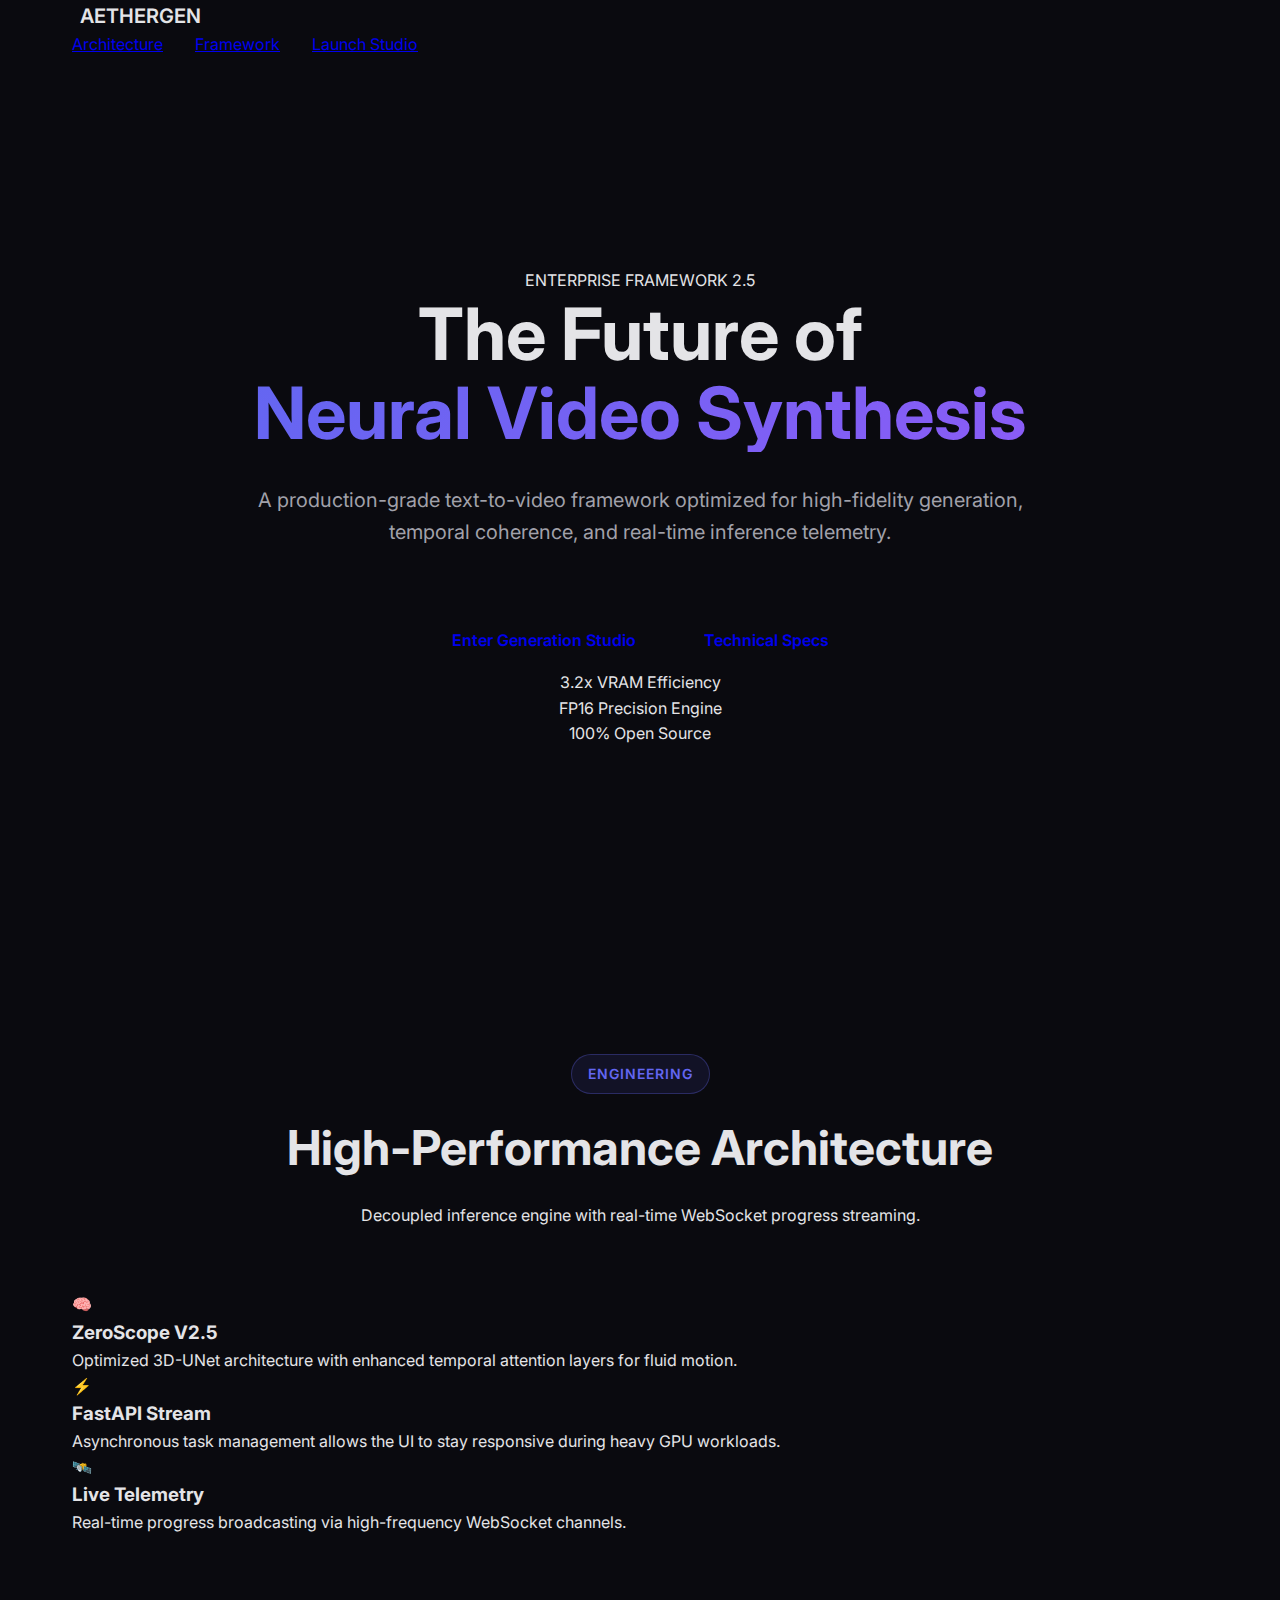
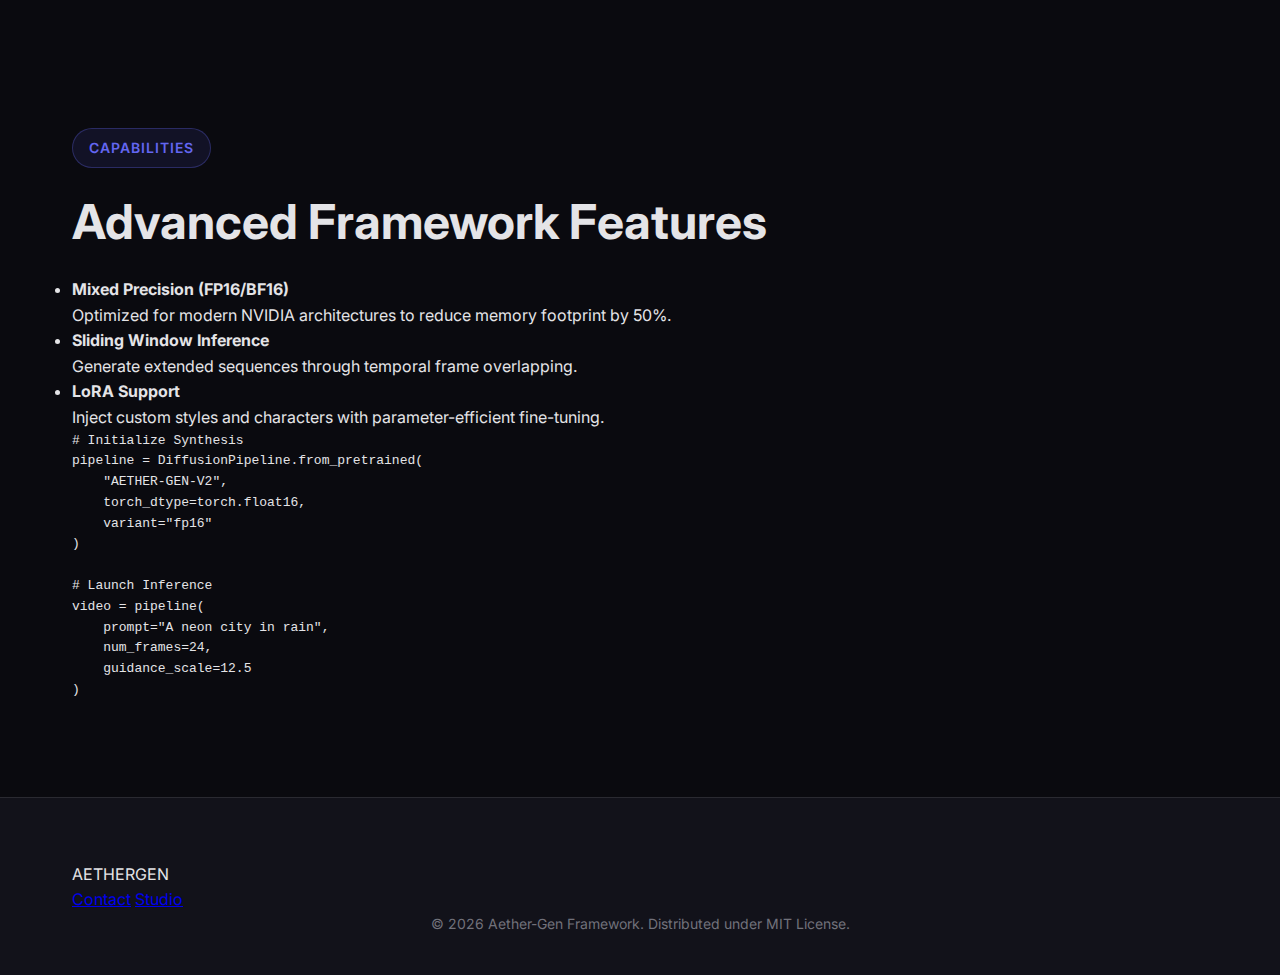
<file: index.html>
<!DOCTYPE html>
<html lang="en">
<head>
    <meta charset="UTF-8">
    <meta name="viewport" content="width=device-width, initial-scale=1.0">
    <meta name="description" content="Aether-Gen: The next generation of text-to-video diffusion frameworks.">
    <title>AETHER-GEN | Next-Gen Video Synthesis</title>
    <link rel="stylesheet" href="styles.css">
    <link rel="preconnect" href="https://fonts.googleapis.com">
    <link rel="preconnect" href="https://fonts.gstatic.com" crossorigin>
    <link href="https://fonts.googleapis.com/css2?family=Inter:wght@300;400;500;600;700&family=Space+Grotesk:wght@500;700&display=swap" rel="stylesheet">
</head>
<body class="landing-theme">
    <!-- Navbar -->
    <nav class="glass-nav">
        <div class="container">
            <div class="nav-brand">
                <div class="brand-logo">
                    <div class="logo-inner"></div>
                </div>
                <span class="brand-name">AETHER<span>GEN</span></span>
            </div>
            <div class="nav-links">
                <a href="#architecture" class="link-item">Architecture</a>
                <a href="#features" class="link-item">Framework</a>
                <a href="/frontend/index.html" class="link-cta">Launch Studio</a>
            </div>
        </div>
    </nav>

    <!-- Hero -->
    <header class="hero">
        <div class="hero-bg">
            <div class="orb orb-primary"></div>
            <div class="orb orb-secondary"></div>
        </div>
        <div class="container hero-content">
            <div class="badge-elite">ENTERPRISE FRAMEWORK 2.5</div>
            <h1 class="hero-title">
                The Future of <br>
                <span class="gradient-text">Neural Video Synthesis</span>
            </h1>
            <p class="hero-subtitle">
                A production-grade text-to-video framework optimized for high-fidelity generation, 
                temporal coherence, and real-time inference telemetry.
            </p>
            <div class="hero-actions">
                <a href="/frontend/index.html" class="btn btn-premium">Enter Generation Studio</a>
                <a href="#architecture" class="btn btn-outline">Technical Specs</a>
            </div>
            <div class="hero-metrics">
                <div class="metric">
                    <span class="m-val">3.2x</span>
                    <span class="m-label">VRAM Efficiency</span>
                </div>
                <div class="metric">
                    <span class="m-val">FP16</span>
                    <span class="m-label">Precision Engine</span>
                </div>
                <div class="metric">
                    <span class="m-val">100%</span>
                    <span class="m-label">Open Source</span>
                </div>
            </div>
        </div>
    </header>

    <!-- Architecture -->
    <section id="architecture" class="section architecture">
        <div class="container">
            <div class="section-header">
                <span class="section-tag">ENGINEERING</span>
                <h2 class="section-title">High-Performance Architecture</h2>
                <p>Decoupled inference engine with real-time WebSocket progress streaming.</p>
            </div>
            <div class="arch-grid">
                <div class="arch-card">
                    <div class="arch-icon">🧠</div>
                    <h3>ZeroScope V2.5</h3>
                    <p>Optimized 3D-UNet architecture with enhanced temporal attention layers for fluid motion.</p>
                </div>
                <div class="arch-card">
                    <div class="arch-icon">⚡</div>
                    <h3>FastAPI Stream</h3>
                    <p>Asynchronous task management allows the UI to stay responsive during heavy GPU workloads.</p>
                </div>
                <div class="arch-card">
                    <div class="arch-icon">🛰️</div>
                    <h3>Live Telemetry</h3>
                    <p>Real-time progress broadcasting via high-frequency WebSocket channels.</p>
                </div>
            </div>
        </div>
    </section>

    <!-- Features -->
    <section id="features" class="section features">
        <div class="container">
            <div class="features-split">
                <div class="features-text">
                    <span class="section-tag">CAPABILITIES</span>
                    <h2 class="section-title">Advanced Framework Features</h2>
                    <ul class="feature-list">
                        <li>
                            <strong>Mixed Precision (FP16/BF16)</strong>
                            <p>Optimized for modern NVIDIA architectures to reduce memory footprint by 50%.</p>
                        </li>
                        <li>
                            <strong>Sliding Window Inference</strong>
                            <p>Generate extended sequences through temporal frame overlapping.</p>
                        </li>
                        <li>
                            <strong>LoRA Support</strong>
                            <p>Inject custom styles and characters with parameter-efficient fine-tuning.</p>
                        </li>
                    </ul>
                </div>
                <div class="features-visual">
                    <div class="code-window">
                        <div class="window-header">
                            <div class="dot"></div><div class="dot"></div><div class="dot"></div>
                        </div>
                        <pre><code># Initialize Synthesis
pipeline = DiffusionPipeline.from_pretrained(
    "AETHER-GEN-V2",
    torch_dtype=torch.float16,
    variant="fp16"
)

# Launch Inference
video = pipeline(
    prompt="A neon city in rain",
    num_frames=24,
    guidance_scale=12.5
)</code></pre>
                    </div>
                </div>
            </div>
        </div>
    </section>

    <!-- Footer -->
    <footer class="footer">
        <div class="container">
            <div class="footer-top">
                <div class="f-brand">
                    <span class="brand-name">AETHER<span>GEN</span></span>
                </div>
                <div class="f-links">
                    <a href="mailto:architect@aether-gen.ai">Contact</a>
                    <a href="/frontend/index.html">Studio</a>
                </div>
            </div>
            <div class="footer-bottom">
                <p>&copy; 2026 Aether-Gen Framework. Distributed under MIT License.</p>
            </div>
        </div>
    </footer>

    <script src="script.js"></script>
</body>
</html>
</file>
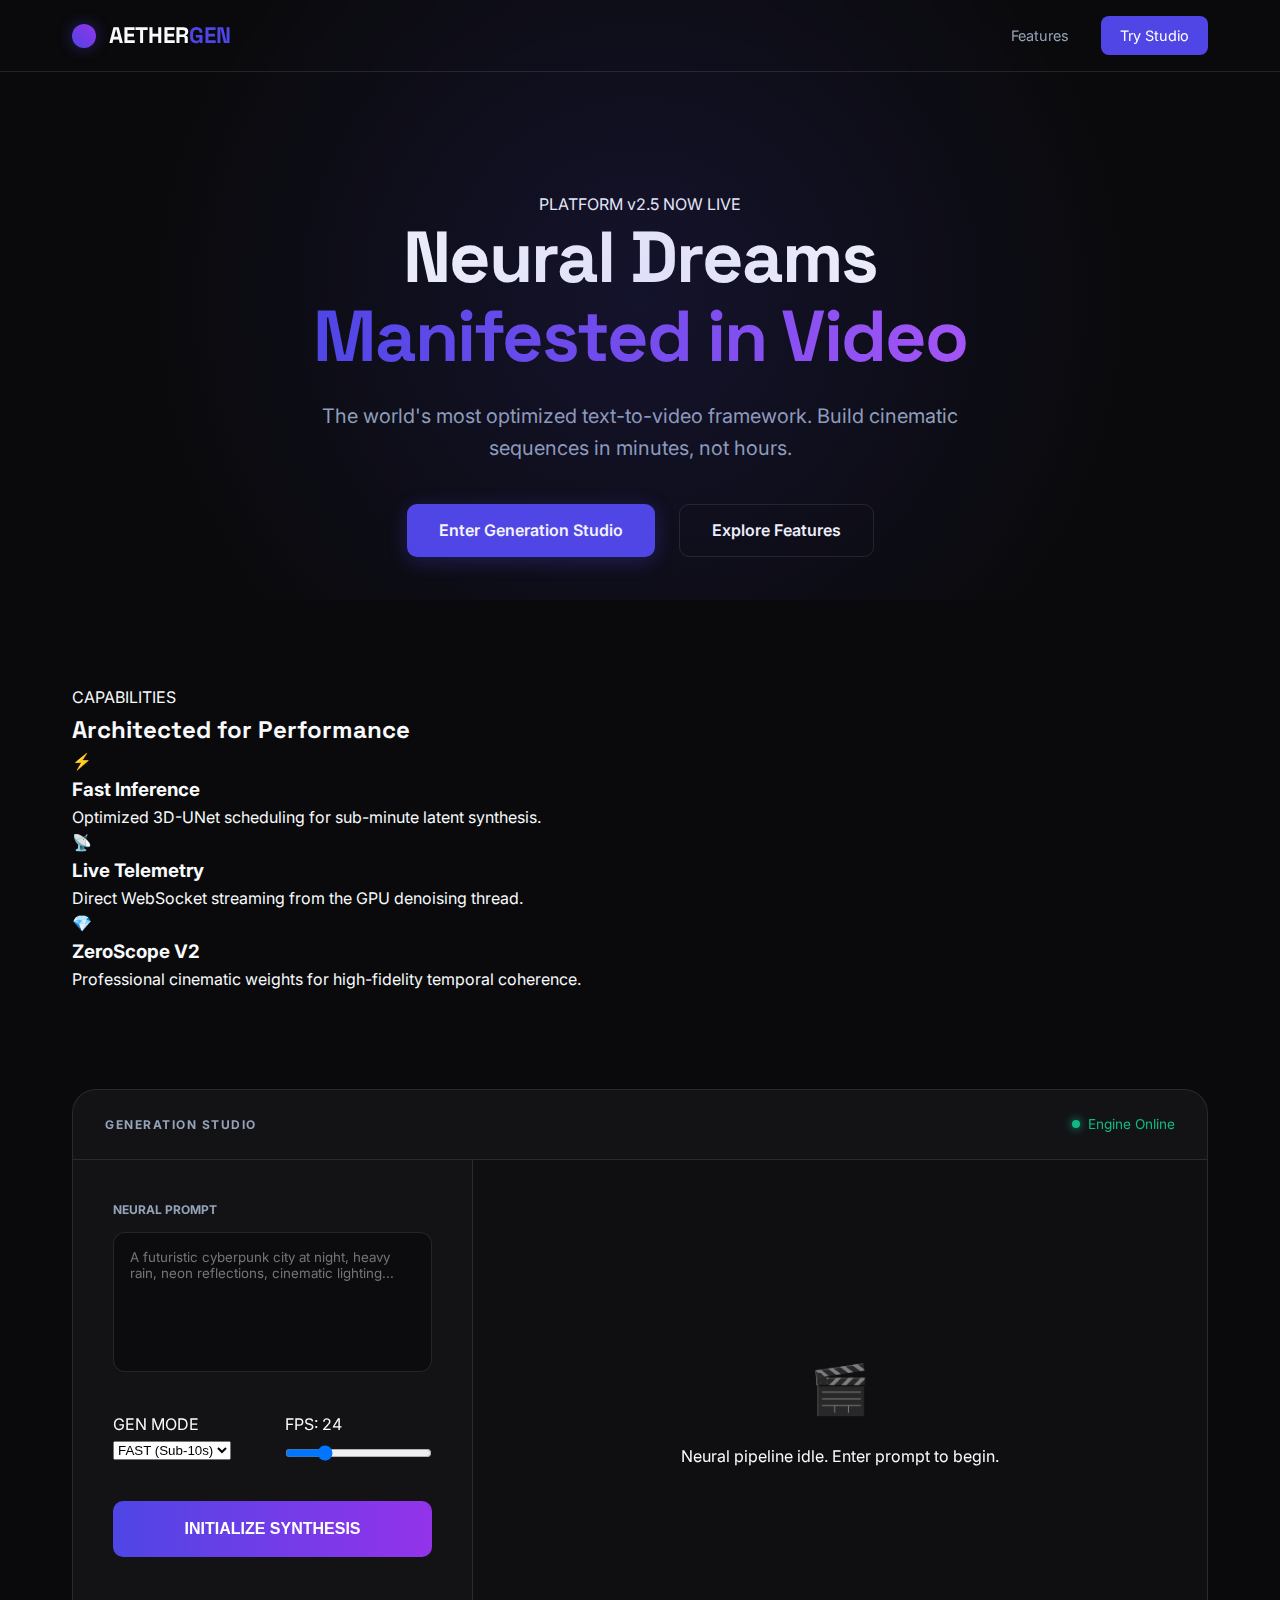
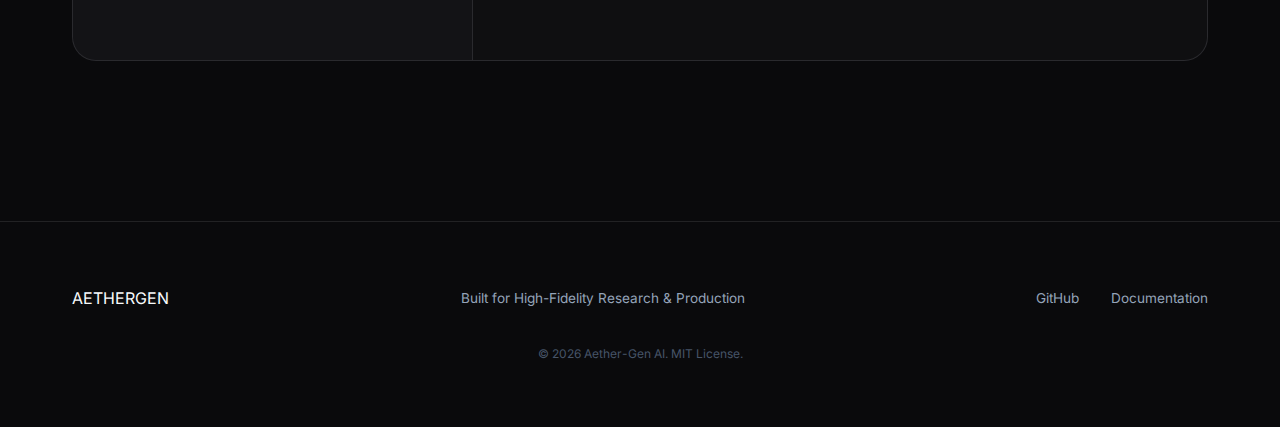
<file: frontend/index.html>
<!DOCTYPE html>
<html lang="en">
<head>
    <meta charset="UTF-8">
    <meta name="viewport" content="width=device-width, initial-scale=1.0">
    <title>AETHER-GEN | Premium AI Video Platform</title>
    <link rel="stylesheet" href="styles.css">
    <link rel="preconnect" href="https://fonts.googleapis.com">
    <link rel="preconnect" href="https://fonts.gstatic.com" crossorigin>
    <link href="https://fonts.googleapis.com/css2?family=Inter:wght@300;400;500;600;700&family=Space+Grotesk:wght@500;700&display=swap" rel="stylesheet">
</head>
<body class="premium-theme">
    <!-- Top Nav -->
    <nav class="glass-nav">
        <div class="container">
            <div class="brand">
                <div class="logo-orb"></div>
                <span class="logo-text">AETHER<span>GEN</span></span>
            </div>
            <div class="nav-links">
                <a href="#features">Features</a>
                <a href="#demo" class="cta-link">Try Studio</a>
            </div>
        </div>
    </nav>

    <!-- Hero Section -->
    <section class="hero">
        <div class="hero-glow"></div>
        <div class="container hero-content">
            <div class="badge">PLATFORM v2.5 NOW LIVE</div>
            <h1 class="hero-title">Neural Dreams <br><span class="gradient-text">Manifested in Video</span></h1>
            <p class="hero-subtitle">The world's most optimized text-to-video framework. Build cinematic sequences in minutes, not hours.</p>
            <div class="hero-actions">
                <a href="#demo" class="btn btn-primary">Enter Generation Studio</a>
                <a href="#features" class="btn btn-outline">Explore Features</a>
            </div>
        </div>
    </section>

    <!-- Features -->
    <section id="features" class="section features">
        <div class="container">
            <div class="section-header">
                <span class="tag">CAPABILITIES</span>
                <h2>Architected for Performance</h2>
            </div>
            <div class="features-grid">
                <div class="feat-card">
                    <div class="feat-icon">⚡</div>
                    <h3>Fast Inference</h3>
                    <p>Optimized 3D-UNet scheduling for sub-minute latent synthesis.</p>
                </div>
                <div class="feat-card">
                    <div class="feat-icon">📡</div>
                    <h3>Live Telemetry</h3>
                    <p>Direct WebSocket streaming from the GPU denoising thread.</p>
                </div>
                <div class="feat-card">
                    <div class="feat-icon">💎</div>
                    <h3>ZeroScope V2</h3>
                    <p>Professional cinematic weights for high-fidelity temporal coherence.</p>
                </div>
            </div>
        </div>
    </section>

    <!-- Studio / Demo Section -->
    <section id="demo" class="section studio">
        <div class="container">
            <div class="studio-card glass">
                <div class="studio-header">
                    <div class="studio-badge">GENERATION STUDIO</div>
                    <div class="engine-status"><span class="status-dot"></span> Engine Online</div>
                </div>
                
                <div class="studio-body">
                    <div class="studio-controls">
                        <div class="input-group">
                            <label>NEURAL PROMPT</label>
                            <textarea id="prompt" placeholder="A futuristic cyberpunk city at night, heavy rain, neon reflections, cinematic lighting..."></textarea>
                        </div>
                        
                        <div class="params-grid">
                            <div class="param">
                                <label>GEN MODE</label>
                                <select id="mode" class="modern-select">
                                    <option value="fast">FAST (Sub-10s)</option>
                                    <option value="hq">HQ (Neural+)</option>
                                </select>
                            </div>
                            <div class="param">
                                <label>FPS: <span id="fps-val">24</span></label>
                                <input type="range" id="fps" min="12" max="60" value="24">
                            </div>
                        </div>

                        <button id="generate-btn" class="btn btn-generate">
                            <span class="btn-text">INITIALIZE SYNTHESIS</span>
                            <div class="btn-shimmer"></div>
                        </button>
                    </div>

                    <div class="studio-preview">
                        <div id="preview-container" class="preview-viewport">
                            <!-- Idle State -->
                            <div id="idle-view" class="state active">
                                <div class="idle-icon">🎬</div>
                                <p>Neural pipeline idle. Enter prompt to begin.</p>
                            </div>

                            <!-- Progress State -->
                            <div id="progress-view" class="state">
                                <div class="processing-orb"></div>
                                <h4 id="status-msg">Loading Neural Weights...</h4>
                                <div class="progress-track">
                                    <div id="progress-bar" class="progress-fill"></div>
                                </div>
                                <span id="progress-pct">0%</span>
                            </div>

                            <!-- Video State -->
                            <div id="video-view" class="state">
                                <video id="result-video" controls loop autoplay></video>
                                <div class="video-actions">
                                    <button id="reset-btn" class="btn btn-sm">New Synthesis</button>
                                </div>
                            </div>
                        </div>
                    </div>
                </div>
            </div>
        </div>
    </section>

    <!-- Footer -->
    <footer class="footer">
        <div class="container">
            <div class="footer-content">
                <div class="f-brand">AETHER<span>GEN</span></div>
                <div class="f-meta">Built for High-Fidelity Research & Production</div>
                <div class="f-links">
                    <a href="#">GitHub</a>
                    <a href="#">Documentation</a>
                </div>
            </div>
            <div class="footer-bottom">&copy; 2026 Aether-Gen AI. MIT License.</div>
        </div>
    </footer>

    <script src="app.js"></script>
</body>
</html>
</file>
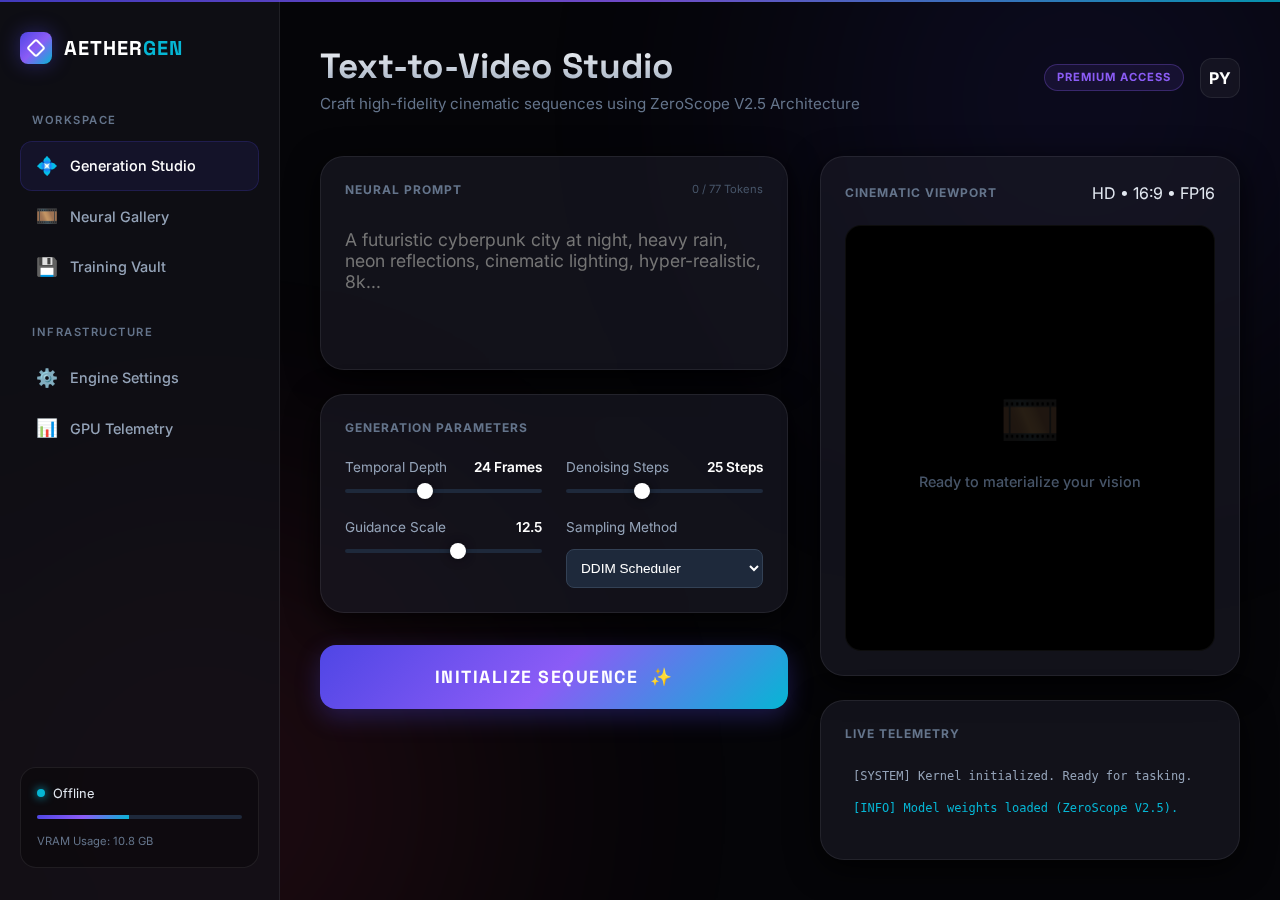
<file: dashboard/frontend/index.html>
<!DOCTYPE html>
<html lang="en">
<head>
    <meta charset="UTF-8">
    <meta name="viewport" content="width=device-width, initial-scale=1.0">
    <title>T2V-Enhanced | Generation Command Center</title>
    <link rel="stylesheet" href="styles.css">
    <link rel="preconnect" href="https://fonts.googleapis.com">
    <link rel="preconnect" href="https://fonts.gstatic.com" crossorigin>
    <link href="https://fonts.googleapis.com/css2?family=Inter:wght@300;400;500;600;700&family=Space+Grotesk:wght@500;700&display=swap" rel="stylesheet">
</head>
<body class="premium-theme">
    <div class="app-shell">
        <!-- Top Navigation Accent -->
        <div class="top-accent-line"></div>

        <!-- Left Sidebar: Identity & Navigation -->
        <aside class="sidebar">
            <div class="sidebar-header">
                <div class="logo-container">
                    <div class="logo-icon">
                        <div class="logo-inner"></div>
                    </div>
                    <span class="logo-text">AETHER<span>GEN</span></span>
                </div>
            </div>

            <nav class="nav-menu">
                <div class="nav-section">
                    <span class="nav-label">Workspace</span>
                    <a href="#" class="nav-link active">
                        <span class="icon">💠</span> Generation Studio
                    </a>
                    <a href="#" class="nav-link">
                        <span class="icon">🎞️</span> Neural Gallery
                    </a>
                    <a href="#" class="nav-link">
                        <span class="icon">💾</span> Training Vault
                    </a>
                </div>
                
                <div class="nav-section">
                    <span class="nav-label">Infrastructure</span>
                    <a href="#" class="nav-link">
                        <span class="icon">⚙️</span> Engine Settings
                    </a>
                    <a href="#" class="nav-link">
                        <span class="icon">📊</span> GPU Telemetry
                    </a>
                </div>
            </nav>

            <div class="sidebar-footer">
                <div class="system-status-card">
                    <div class="status-header">
                        <span class="status-dot-pulse"></span>
                        <span id="server-status">Engine Connected</span>
                    </div>
                    <div class="vram-meter">
                        <div class="vram-bar" style="width: 45%;"></div>
                    </div>
                    <span class="vram-label">VRAM Usage: 10.8 GB</span>
                </div>
            </div>
        </aside>

        <!-- Main Workspace Area -->
        <main class="main-canvas">
            <header class="workspace-header">
                <div class="header-content">
                    <h1 class="gradient-title">Text-to-Video Studio</h1>
                    <p class="header-subtitle">Craft high-fidelity cinematic sequences using ZeroScope V2.5 Architecture</p>
                </div>
                <div class="header-user">
                    <div class="badge-premium">PREMIUM ACCESS</div>
                    <div class="user-avatar">PY</div>
                </div>
            </header>

            <div class="studio-grid">
                <!-- Center Input Section -->
                <div class="canvas-center">
                    <div class="glass-card prompt-card">
                        <div class="card-header">
                            <span class="label">NEURAL PROMPT</span>
                            <div class="token-counter">0 / 77 Tokens</div>
                        </div>
                        <div class="input-wrapper">
                            <textarea id="prompt" placeholder="A futuristic cyberpunk city at night, heavy rain, neon reflections, cinematic lighting, hyper-realistic, 8k..." spellcheck="false"></textarea>
                            <div class="input-glow"></div>
                        </div>
                    </div>

                    <div class="controls-container">
                        <div class="glass-card settings-card">
                            <div class="card-header"><span class="label">GENERATION PARAMETERS</span></div>
                            <div class="params-grid">
                                <div class="param-item">
                                    <div class="param-info">
                                        <label for="frames">Temporal Depth</label>
                                        <span class="value-display"><span id="frames-val">24</span> Frames</span>
                                    </div>
                                    <input type="range" id="frames" min="8" max="48" value="24" class="modern-slider">
                                </div>
                                <div class="param-item">
                                    <div class="param-info">
                                        <label for="steps">Denoising Steps</label>
                                        <span class="value-display"><span id="steps-val">25</span> Steps</span>
                                    </div>
                                    <input type="range" id="steps" min="10" max="50" value="25" class="modern-slider">
                                </div>
                                <div class="param-item">
                                    <div class="param-info">
                                        <label for="guidance">Guidance Scale</label>
                                        <span class="value-display">12.5</span>
                                    </div>
                                    <input type="range" id="guidance" min="1" max="20" value="12" class="modern-slider">
                                </div>
                                <div class="param-item">
                                    <div class="param-info">
                                        <label>Sampling Method</label>
                                    </div>
                                    <select class="modern-select">
                                        <option>DDIM Scheduler</option>
                                        <option>DPMSolver Multistep</option>
                                        <option>Euler Ancestral</option>
                                    </select>
                                </div>
                            </div>
                        </div>

                        <button id="generate-btn" class="generate-button">
                            <span class="btn-content">
                                <span class="btn-text">INITIALIZE SEQUENCE</span>
                                <span class="btn-icon">✨</span>
                            </span>
                            <div class="btn-shimmer"></div>
                        </button>
                    </div>
                </div>

                <!-- Right Side: Preview & Status -->
                <div class="canvas-right">
                    <div class="glass-card preview-card">
                        <div class="card-header">
                            <span class="label">CINEMATIC VIEWPORT</span>
                            <div class="viewport-stats">HD • 16:9 • FP16</div>
                        </div>
                        
                        <div id="viewport-container" class="viewport-content">
                            <!-- Idle State -->
                            <div id="idle-view" class="view-state active">
                                <div class="idle-placeholder">
                                    <div class="scanner-line"></div>
                                    <div class="placeholder-icon">🎞️</div>
                                    <p>Ready to materialize your vision</p>
                                </div>
                            </div>

                            <!-- Processing State -->
                            <div id="active-view" class="view-state">
                                <div class="neural-processing">
                                    <div class="orb-container">
                                        <div class="neural-orb"></div>
                                        <div class="neural-rings">
                                            <span></span><span></span><span></span>
                                        </div>
                                    </div>
                                    <div class="progress-details">
                                        <h4 id="current-status">Synthesizing Latent Frames</h4>
                                        <div class="premium-progress">
                                            <div id="progress-bar" class="progress-fill"></div>
                                            <div class="progress-shimmer"></div>
                                        </div>
                                        <span id="progress-label" class="pct-label">0%</span>
                                    </div>
                                </div>
                            </div>

                            <!-- Result State -->
                            <div id="result-view" class="view-state">
                                <div class="video-wrapper">
                                    <video id="result-video" controls loop autoplay></video>
                                    <div class="video-overlay">
                                        <span class="badge">AETHER-GEN V2</span>
                                    </div>
                                </div>
                                <div class="action-footer">
                                    <button id="new-gen-btn" class="secondary-btn">New Generation</button>
                                    <button class="icon-btn">💾</button>
                                    <button class="icon-btn">🔗</button>
                                </div>
                            </div>
                        </div>
                    </div>

                    <!-- Live Log Section -->
                    <div class="glass-card log-card">
                        <div class="card-header"><span class="label">LIVE TELEMETRY</span></div>
                        <div id="log-stream" class="log-stream">
                            <div class="log-entry system">[SYSTEM] Kernel initialized. Ready for tasking.</div>
                            <div class="log-entry info">[INFO] Model weights loaded (ZeroScope V2.5).</div>
                        </div>
                    </div>
                </div>
            </div>
        </main>
    </div>

    <!-- Background Elements -->
    <div class="bg-glow-orb orb-1"></div>
    <div class="bg-glow-orb orb-2"></div>
    
    <script src="app.js"></script>
</body>
</html>
</file>
<file: frontend/styles.css>
:root {
    --bg: #0a0a0c;
    --card-bg: rgba(25, 25, 30, 0.6);
    --primary: #4f46e5;
    --primary-glow: rgba(79, 70, 229, 0.4);
    --secondary: #9333ea;
    --text: #f8fafc;
    --text-dim: #94a3b8;
    --border: rgba(255, 255, 255, 0.1);
    --glass: rgba(255, 255, 255, 0.03);
}

* {
    margin: 0;
    padding: 0;
    box-sizing: border-box;
}

body {
    background: var(--bg);
    color: var(--text);
    font-family: 'Inter', sans-serif;
    line-height: 1.6;
    overflow-x: hidden;
}

h1, h2, .logo-text {
    font-family: 'Space Grotesk', sans-serif;
}

.container {
    max-width: 1200px;
    margin: 0 auto;
    padding: 0 2rem;
}

/* Glass Nav */
.glass-nav {
    position: fixed;
    top: 0;
    width: 100%;
    z-index: 1000;
    backdrop-filter: blur(12px);
    border-bottom: 1px solid var(--border);
    padding: 1rem 0;
}

.glass-nav .container {
    display: flex;
    justify-content: space-between;
    align-items: center;
}

.brand {
    display: flex;
    align-items: center;
    gap: 0.8rem;
    font-weight: 700;
    font-size: 1.4rem;
}

.logo-orb {
    width: 24px;
    height: 24px;
    background: linear-gradient(45deg, var(--primary), var(--secondary));
    border-radius: 50%;
    box-shadow: 0 0 15px var(--primary-glow);
}

.logo-text span {
    color: var(--primary);
}

.nav-links {
    display: flex;
    gap: 2rem;
    align-items: center;
}

.nav-links a {
    color: var(--text-dim);
    text-decoration: none;
    font-size: 0.9rem;
    transition: 0.3s;
}

.nav-links a:hover {
    color: var(--text);
}

.cta-link {
    background: var(--primary);
    color: white !important;
    padding: 0.5rem 1.2rem;
    border-radius: 8px;
}

/* Hero */
.hero {
    padding: 12rem 0 8rem;
    position: relative;
    text-align: center;
}

.hero-glow {
    position: absolute;
    top: 0%;
    left: 50%;
    transform: translateX(-50%);
    width: 100%;
    height: 600px;
    background: radial-gradient(circle, rgba(79, 70, 229, 0.15) 0%, transparent 70%);
    pointer-events: none;
}

.hero-title {
    font-size: 4.5rem;
    line-height: 1.1;
    margin-bottom: 1.5rem;
    letter-spacing: -2px;
}

.gradient-text {
    background: linear-gradient(90deg, var(--primary), #a855f7);
    -webkit-background-clip: text;
    -webkit-text-fill-color: transparent;
}

.hero-subtitle {
    font-size: 1.25rem;
    color: var(--text-dim);
    max-width: 700px;
    margin: 0 auto 2.5rem;
}

.hero-actions {
    display: flex;
    justify-content: center;
    gap: 1.5rem;
}

.btn {
    padding: 0.8rem 2rem;
    border-radius: 10px;
    font-weight: 600;
    text-decoration: none;
    cursor: pointer;
    transition: 0.3s cubic-bezier(0.4, 0, 0.2, 1);
    display: inline-flex;
    align-items: center;
    justify-content: center;
    border: none;
}

.btn-primary {
    background: var(--primary);
    color: white;
    box-shadow: 0 4px 20px rgba(79, 70, 229, 0.3);
}

.btn-primary:hover {
    transform: translateY(-2px);
    box-shadow: 0 6px 25px rgba(79, 70, 229, 0.4);
}

.btn-outline {
    background: transparent;
    border: 1px solid var(--border);
    color: var(--text);
}

.btn-outline:hover {
    background: var(--glass);
}

/* Studio Section */
.studio {
    padding: 6rem 0;
}

.studio-card {
    background: var(--card-bg);
    border: 1px solid var(--border);
    border-radius: 24px;
    backdrop-filter: blur(20px);
    overflow: hidden;
}

.studio-header {
    padding: 1.5rem 2rem;
    border-bottom: 1px solid var(--border);
    display: flex;
    justify-content: space-between;
    align-items: center;
}

.studio-badge {
    font-size: 0.75rem;
    font-weight: 700;
    letter-spacing: 1.5px;
    color: var(--text-dim);
}

.engine-status {
    font-size: 0.85rem;
    color: #10b981;
    display: flex;
    align-items: center;
    gap: 0.5rem;
}

.status-dot {
    width: 8px;
    height: 8px;
    background: #10b981;
    border-radius: 50%;
    box-shadow: 0 0 10px #10b981;
}

.studio-body {
    display: grid;
    grid-template-columns: 400px 1fr;
    min-height: 500px;
}

.studio-controls {
    padding: 2.5rem;
    border-right: 1px solid var(--border);
    display: flex;
    flex-direction: column;
    gap: 2rem;
}

.input-group label {
    display: block;
    font-size: 0.75rem;
    font-weight: 700;
    margin-bottom: 0.8rem;
    color: var(--text-dim);
}

textarea {
    width: 100%;
    height: 140px;
    background: rgba(0,0,0,0.3);
    border: 1px solid var(--border);
    border-radius: 12px;
    padding: 1rem;
    color: white;
    font-family: inherit;
    resize: none;
    outline: none;
    transition: 0.3s;
}

textarea:focus {
    border-color: var(--primary);
}

.params-grid {
    display: grid;
    grid-template-columns: 1fr 1fr;
    gap: 1.5rem;
}

input[type="range"] {
    width: 100%;
    margin-top: 0.5rem;
}

.btn-generate {
    background: linear-gradient(90deg, var(--primary), var(--secondary));
    color: white;
    padding: 1.2rem;
    font-size: 1rem;
    position: relative;
    overflow: hidden;
}

/* Viewport */
.studio-preview {
    background: rgba(0,0,0,0.2);
    display: flex;
    align-items: center;
    justify-content: center;
    position: relative;
}

.preview-viewport {
    width: 100%;
    height: 100%;
    display: flex;
    align-items: center;
    justify-content: center;
}

.state {
    display: none;
    width: 100%;
    height: 100%;
    flex-direction: column;
    align-items: center;
    justify-content: center;
    padding: 2rem;
    text-align: center;
}

.state.active {
    display: flex;
}

.idle-icon {
    font-size: 3rem;
    margin-bottom: 1rem;
    opacity: 0.5;
}

.processing-orb {
    width: 80px;
    height: 80px;
    border: 4px solid var(--primary);
    border-top-color: transparent;
    border-radius: 50%;
    animation: spin 1s linear infinite;
    margin-bottom: 2rem;
}

.progress-track {
    width: 300px;
    height: 6px;
    background: var(--border);
    border-radius: 10px;
    margin: 1.5rem 0 0.5rem;
    overflow: hidden;
}

.progress-fill {
    width: 0%;
    height: 100%;
    background: var(--primary);
    transition: 0.3s;
}

video {
    max-width: 90%;
    max-height: 80%;
    border-radius: 12px;
    box-shadow: 0 20px 50px rgba(0,0,0,0.5);
}

@keyframes spin {
    to { transform: rotate(360deg); }
}

/* Footer */
.footer {
    padding: 4rem 0;
    border-top: 1px solid var(--border);
    margin-top: 4rem;
}

.footer-content {
    display: flex;
    justify-content: space-between;
    align-items: center;
    margin-bottom: 2rem;
}

.f-meta {
    color: var(--text-dim);
    font-size: 0.85rem;
}

.f-links {
    display: flex;
    gap: 2rem;
}

.f-links a {
    color: var(--text-dim);
    text-decoration: none;
    font-size: 0.85rem;
}

.footer-bottom {
    text-align: center;
    font-size: 0.75rem;
    color: #475569;
}
</file>
<file: dashboard/frontend/styles.css>
/* ==========================================================================
   AETHER-GEN PREMIUM UI FRAMEWORK
   Elite AI Dashboard System
   ========================================================================== */

:root {
    /* Core Sophisticated Palette */
    --bg-black: #050508;
    --bg-deep: #0a0a0f;
    --bg-surface: rgba(18, 18, 26, 0.7);
    --bg-card: rgba(26, 26, 38, 0.6);
    --bg-elevated: rgba(36, 36, 54, 0.8);

    /* Elite Accents */
    --accent-electric: #4f46e5;
    --accent-violet: #8b5cf6;
    --accent-cyan: #06b6d4;
    --accent-rose: #f43f5e;
    
    /* Gradients */
    --grad-primary: linear-gradient(135deg, #4f46e5 0%, #8b5cf6 50%, #06b6d4 100%);
    --grad-glow: radial-gradient(circle at center, rgba(79, 70, 229, 0.15) 0%, transparent 70%);
    
    /* Typography */
    --font-main: 'Inter', -apple-system, sans-serif;
    --font-heading: 'Space Grotesk', sans-serif;
    
    /* Glassmorphism Defaults */
    --glass-blur: blur(20px);
    --glass-border: 1px solid rgba(255, 255, 255, 0.08);
    --glass-shadow: 0 8px 32px 0 rgba(0, 0, 0, 0.8);
    
    /* Spacing */
    --sidebar-w: 280px;
    --transition: cubic-bezier(0.4, 0, 0.2, 1);
}

/* ===================================
   RESET & BASE
   =================================== */
* { margin: 0; padding: 0; box-sizing: border-box; }

body.premium-theme {
    background-color: var(--bg-black);
    color: #e2e8f0;
    font-family: var(--font-main);
    height: 100vh;
    overflow: hidden;
    line-height: 1.5;
    -webkit-font-smoothing: antialiased;
}

/* Page Entry Animation */
@keyframes pageFadeIn {
    from { opacity: 0; transform: scale(0.98); }
    to { opacity: 1; transform: scale(1); }
}

.app-shell {
    display: flex;
    height: 100vh;
    animation: pageFadeIn 1s var(--transition);
    position: relative;
    z-index: 10;
}

.top-accent-line {
    position: absolute;
    top: 0; left: 0; right: 0;
    height: 2px;
    background: var(--grad-primary);
    z-index: 100;
    opacity: 0.8;
}

/* ===================================
   SIDEBAR
   =================================== */
.sidebar {
    width: var(--sidebar-w);
    background: var(--bg-surface);
    backdrop-filter: var(--glass-blur);
    border-right: var(--glass-border);
    display: flex;
    flex-direction: column;
    padding: 32px 20px;
}

.sidebar-header { margin-bottom: 48px; }

.logo-container {
    display: flex;
    align-items: center;
    gap: 12px;
}

.logo-icon {
    width: 32px; height: 32px;
    background: var(--grad-primary);
    border-radius: 8px;
    display: flex;
    align-items: center; justify-content: center;
    box-shadow: 0 0 20px rgba(79, 70, 229, 0.4);
}

.logo-inner {
    width: 14px; height: 14px;
    border: 2px solid white;
    border-radius: 3px;
    transform: rotate(45deg);
}

.logo-text {
    font-family: var(--font-heading);
    font-weight: 700;
    font-size: 1.25rem;
    letter-spacing: 1px;
    color: #fff;
}

.logo-text span { color: var(--accent-cyan); }

/* Navigation */
.nav-section { margin-bottom: 32px; }
.nav-label {
    display: block;
    font-size: 0.7rem;
    text-transform: uppercase;
    color: #64748b;
    margin-bottom: 12px;
    padding-left: 12px;
    letter-spacing: 1.5px;
    font-weight: 600;
}

.nav-link {
    display: flex;
    align-items: center;
    gap: 12px;
    padding: 12px 16px;
    color: #94a3b8;
    text-decoration: none;
    border-radius: 12px;
    font-size: 0.9rem;
    font-weight: 500;
    transition: all 0.3s var(--transition);
}

.nav-link .icon { font-size: 1.1rem; }

.nav-link:hover {
    color: #fff;
    background: rgba(255, 255, 255, 0.03);
}

.nav-link.active {
    color: #fff;
    background: rgba(79, 70, 229, 0.1);
    box-shadow: inset 0 0 0 1px rgba(79, 70, 229, 0.2);
}

/* Sidebar Footer & VRAM */
.sidebar-footer { margin-top: auto; }

.system-status-card {
    background: rgba(0, 0, 0, 0.3);
    border-radius: 16px;
    padding: 16px;
    border: var(--glass-border);
}

.status-header {
    display: flex;
    align-items: center;
    gap: 8px;
    font-size: 0.8rem;
    margin-bottom: 12px;
}

.status-dot-pulse {
    width: 8px; height: 8px;
    background: var(--accent-cyan);
    border-radius: 50%;
    box-shadow: 0 0 10px var(--accent-cyan);
    animation: statusPulse 2s infinite;
}

@keyframes statusPulse {
    0% { opacity: 1; transform: scale(1); }
    50% { opacity: 0.4; transform: scale(1.2); }
    100% { opacity: 1; transform: scale(1); }
}

.vram-meter {
    height: 4px;
    background: #1e293b;
    border-radius: 2px;
    margin-bottom: 8px;
    overflow: hidden;
}

.vram-bar {
    height: 100%;
    background: var(--grad-primary);
}

.vram-label { font-size: 0.7rem; color: #64748b; }

/* ===================================
   MAIN CANVAS
   =================================== */
.main-canvas {
    flex: 1;
    display: flex;
    flex-direction: column;
    padding: 40px;
    overflow-y: auto;
}

.workspace-header {
    display: flex;
    justify-content: space-between;
    align-items: center;
    margin-bottom: 40px;
}

.gradient-title {
    font-family: var(--font-heading);
    font-size: 2.2rem;
    font-weight: 700;
    background: linear-gradient(to bottom, #fff, #94a3b8);
    -webkit-background-clip: text;
    -webkit-text-fill-color: transparent;
}

.header-subtitle { color: #64748b; font-size: 0.95rem; }

.header-user { display: flex; align-items: center; gap: 16px; }

.badge-premium {
    padding: 4px 12px;
    background: rgba(139, 92, 246, 0.1);
    border: 1px solid rgba(139, 92, 246, 0.3);
    border-radius: 50px;
    color: var(--accent-violet);
    font-size: 0.7rem;
    font-weight: 700;
    letter-spacing: 1px;
}

.user-avatar {
    width: 40px; height: 40px;
    border-radius: 12px;
    background: var(--bg-card);
    display: flex;
    align-items: center; justify-content: center;
    font-weight: 700; color: #fff;
    border: var(--glass-border);
}

/* ===================================
   STUDIO GRID
   =================================== */
.studio-grid {
    display: grid;
    grid-template-columns: 1fr 420px;
    gap: 32px;
    flex: 1;
}

/* Glass Cards */
.glass-card {
    background: var(--bg-card);
    backdrop-filter: var(--glass-blur);
    border: var(--glass-border);
    border-radius: 24px;
    padding: 24px;
    box-shadow: var(--glass-shadow);
    transition: transform 0.4s var(--transition), border-color 0.4s var(--transition);
}

.glass-card:hover {
    border-color: rgba(255, 255, 255, 0.15);
    transform: translateY(-2px);
}

.card-header {
    display: flex;
    justify-content: space-between;
    align-items: center;
    margin-bottom: 20px;
}

.label {
    font-size: 0.75rem;
    font-weight: 700;
    color: #64748b;
    letter-spacing: 1px;
}

/* Prompt Card */
.prompt-card { margin-bottom: 24px; }

.input-wrapper { position: relative; }

textarea {
    width: 100%;
    height: 120px;
    background: transparent;
    border: none;
    color: #fff;
    font-family: inherit;
    font-size: 1.1rem;
    resize: none;
    outline: none;
    padding: 10px 0;
}

.input-glow {
    position: absolute;
    bottom: -2px; left: 0; right: 0;
    height: 1px;
    background: linear-gradient(90deg, transparent, var(--accent-electric), transparent);
    opacity: 0;
    transition: opacity 0.3s ease;
}

textarea:focus ~ .input-glow { opacity: 1; }

.token-counter { font-size: 0.7rem; color: #475569; }

/* Settings Card */
.params-grid {
    display: grid;
    grid-template-columns: 1fr 1fr;
    gap: 24px;
}

.param-item { display: flex; flex-direction: column; gap: 12px; }

.param-info { display: flex; justify-content: space-between; align-items: center; }

.param-info label { font-size: 0.85rem; color: #94a3b8; }

.value-display { font-size: 0.85rem; font-weight: 600; color: #fff; }

/* Modern UI Elements */
.modern-slider {
    -webkit-appearance: none;
    height: 4px;
    background: #1e293b;
    border-radius: 2px;
    outline: none;
}

.modern-slider::-webkit-slider-thumb {
    -webkit-appearance: none;
    width: 16px; height: 16px;
    background: #fff;
    border-radius: 50%;
    cursor: pointer;
    box-shadow: 0 0 10px rgba(0, 0, 0, 0.5);
    transition: transform 0.2s;
}

.modern-slider::-webkit-slider-thumb:hover { transform: scale(1.2); }

.modern-select {
    background: #1e293b;
    border: 1px solid #334155;
    color: #fff;
    padding: 10px;
    border-radius: 8px;
    font-size: 0.85rem;
    outline: none;
}

/* Generate Button */
.generate-button {
    margin-top: 32px;
    width: 100%;
    height: 64px;
    background: var(--grad-primary);
    border: none;
    border-radius: 16px;
    color: #fff;
    font-family: var(--font-heading);
    font-weight: 700;
    font-size: 1.1rem;
    letter-spacing: 1.5px;
    cursor: pointer;
    position: relative;
    overflow: hidden;
    transition: all 0.4s var(--transition);
    box-shadow: 0 8px 24px rgba(79, 70, 229, 0.3);
}

.generate-button:hover {
    transform: translateY(-4px);
    box-shadow: 0 12px 32px rgba(79, 70, 229, 0.5);
}

.generate-button:active { transform: translateY(0); }

.btn-content {
    display: flex;
    align-items: center;
    justify-content: center;
    gap: 12px;
}

.btn-shimmer {
    position: absolute;
    top: 0; left: -100%;
    width: 100%; height: 100%;
    background: linear-gradient(90deg, transparent, rgba(255, 255, 255, 0.2), transparent);
    animation: btnShimmer 3s infinite;
}

@keyframes btnShimmer {
    0% { left: -100%; }
    20% { left: 100%; }
    100% { left: 100%; }
}

/* ===================================
   VIEWPORT & PREVIEW
   =================================== */
.canvas-right { display: flex; flex-direction: column; gap: 24px; }

.preview-card { flex: 1; display: flex; flex-direction: column; }

.viewport-content {
    flex: 1;
    background: #000;
    border-radius: 16px;
    position: relative;
    overflow: hidden;
    border: 1px solid rgba(255, 255, 255, 0.05);
}

.view-state {
    position: absolute;
    inset: 0;
    display: none;
    align-items: center;
    justify-content: center;
    flex-direction: column;
}

.view-state.active { display: flex; }

/* Idle View */
.idle-placeholder { text-align: center; }

.placeholder-icon { font-size: 3rem; margin-bottom: 16px; opacity: 0.2; }

.idle-placeholder p { font-size: 0.9rem; color: #475569; font-weight: 500; }

.scanner-line {
    position: absolute;
    top: 0; left: 0; right: 0;
    height: 1px;
    background: var(--accent-indigo);
    opacity: 0.3;
    box-shadow: 0 0 15px var(--accent-indigo);
    animation: scanner 4s infinite linear;
}

@keyframes scanner {
    0% { top: 0; }
    100% { top: 100%; }
}

/* Processing View */
.neural-processing { width: 100%; padding: 40px; }

.orb-container {
    position: relative;
    width: 80px; height: 80px;
    margin: 0 auto 32px;
}

.neural-orb {
    width: 100%; height: 100%;
    background: var(--grad-primary);
    border-radius: 50%;
    filter: blur(2px);
    animation: orbPulse 2s infinite ease-in-out;
}

@keyframes orbPulse {
    0%, 100% { transform: scale(1); opacity: 1; box-shadow: 0 0 20px var(--accent-indigo); }
    50% { transform: scale(1.1); opacity: 0.8; box-shadow: 0 0 40px var(--accent-cyan); }
}

.neural-rings span {
    position: absolute;
    top: 50%; left: 50%;
    transform: translate(-50%, -50%);
    border: 1px solid rgba(79, 70, 229, 0.3);
    border-radius: 50%;
    animation: ringGrow 2s infinite;
}

.neural-rings span:nth-child(1) { width: 100px; height: 100px; animation-delay: 0s; }
.neural-rings span:nth-child(2) { width: 140px; height: 140px; animation-delay: 0.5s; }
.neural-rings span:nth-child(3) { width: 180px; height: 180px; animation-delay: 1s; }

@keyframes ringGrow {
    from { transform: translate(-50%, -50%) scale(0.5); opacity: 0.8; }
    to { transform: translate(-50%, -50%) scale(1.5); opacity: 0; }
}

.progress-details h4 { margin-bottom: 20px; font-weight: 600; font-size: 1rem; }

.premium-progress {
    height: 6px;
    background: #1e293b;
    border-radius: 3px;
    overflow: hidden;
    position: relative;
    margin-bottom: 12px;
}

.progress-fill {
    height: 100%;
    background: var(--grad-primary);
    width: 0%;
    transition: width 0.5s var(--transition);
}

.pct-label { font-size: 0.8rem; font-weight: 700; color: var(--accent-cyan); }

/* Result View */
.video-wrapper { width: 100%; height: 100%; position: relative; }

video { width: 100%; height: 100%; object-fit: cover; }

.video-overlay {
    position: absolute;
    top: 20px; left: 20px;
}

.badge {
    background: rgba(0,0,0,0.6);
    backdrop-filter: blur(10px);
    padding: 6px 12px;
    border-radius: 6px;
    font-size: 0.7rem;
    font-weight: 700;
    letter-spacing: 1px;
}

.action-footer {
    padding: 16px;
    display: flex;
    gap: 12px;
    background: rgba(0,0,0,0.4);
}

.secondary-btn {
    flex: 1;
    background: rgba(255,255,255,0.05);
    border: 1px solid rgba(255,255,255,0.1);
    color: #fff;
    padding: 10px;
    border-radius: 8px;
    cursor: pointer;
    font-weight: 600;
}

.icon-btn {
    width: 40px; height: 40px;
    background: rgba(255,255,255,0.05);
    border: 1px solid rgba(255,255,255,0.1);
    border-radius: 8px;
    cursor: pointer;
}

/* ===================================
   LOGS & BACKGROUND
   =================================== */
.log-card { height: 160px; display: flex; flex-direction: column; }

.log-stream {
    flex: 1;
    overflow-y: auto;
    font-family: 'JetBrains Mono', monospace;
    font-size: 0.75rem;
}

.log-entry { margin-bottom: 6px; padding: 4px 8px; border-radius: 4px; }
.log-entry.system { color: #94a3b8; }
.log-entry.info { color: var(--accent-cyan); }
.log-entry.process { color: var(--accent-violet); }

/* Background Glow */
.bg-glow-orb {
    position: fixed;
    width: 600px; height: 600px;
    border-radius: 50%;
    filter: blur(150px);
    opacity: 0.1;
    z-index: 1;
}

.orb-1 { top: -200px; right: -100px; background: var(--accent-electric); }
.orb-2 { bottom: -200px; left: -100px; background: var(--accent-rose); }
</file>
<file: styles.css>
/* ===================================
   RESET & BASE STYLES
   =================================== */
* {
    margin: 0;
    padding: 0;
    box-sizing: border-box;
}

:root {
    /* Color Palette */
    --bg-primary: #0a0a0f;
    --bg-secondary: #12121a;
    --bg-tertiary: #1a1a27;
    --bg-card: #1e1e2e;
    
    --text-primary: #e4e4e7;
    --text-secondary: #a1a1aa;
    --text-tertiary: #71717a;
    
    --accent-primary: #6366f1;
    --accent-secondary: #8b5cf6;
    --accent-tertiary: #ec4899;
    
    --gradient-1: linear-gradient(135deg, #6366f1 0%, #8b5cf6 100%);
    --gradient-2: linear-gradient(135deg, #8b5cf6 0%, #ec4899 100%);
    --gradient-3: linear-gradient(135deg, #06b6d4 0%, #3b82f6 100%);
    
    --border-color: rgba(255, 255, 255, 0.1);
    --shadow-sm: 0 2px 8px rgba(0, 0, 0, 0.3);
    --shadow-md: 0 4px 16px rgba(0, 0, 0, 0.4);
    --shadow-lg: 0 8px 32px rgba(0, 0, 0, 0.5);
    
    /* Typography */
    --font-primary: 'Inter', -apple-system, BlinkMacSystemFont, 'Segoe UI', sans-serif;
    --font-mono: 'JetBrains Mono', 'Courier New', monospace;
    
    /* Spacing */
    --spacing-xs: 0.5rem;
    --spacing-sm: 1rem;
    --spacing-md: 2rem;
    --spacing-lg: 4rem;
    --spacing-xl: 6rem;
    
    /* Transitions */
    --transition-fast: 0.2s ease;
    --transition-base: 0.3s ease;
    --transition-slow: 0.5s ease;
}

html {
    scroll-behavior: smooth;
}

body {
    font-family: var(--font-primary);
    background: var(--bg-primary);
    color: var(--text-primary);
    line-height: 1.6;
    overflow-x: hidden;
}

.container {
    max-width: 1200px;
    margin: 0 auto;
    padding: 0 var(--spacing-md);
}

/* ===================================
   NAVIGATION
   =================================== */
.navbar {
    position: fixed;
    top: 0;
    left: 0;
    right: 0;
    z-index: 1000;
    background: rgba(10, 10, 15, 0.8);
    backdrop-filter: blur(20px);
    border-bottom: 1px solid var(--border-color);
    padding: var(--spacing-sm) 0;
}

.navbar .container {
    display: flex;
    justify-content: space-between;
    align-items: center;
}

.nav-brand {
    display: flex;
    align-items: center;
    gap: 0.5rem;
    font-weight: 600;
    font-size: 1.25rem;
}

.brand-icon {
    font-size: 1.5rem;
}

.nav-links {
    display: flex;
    align-items: center;
    gap: var(--spacing-md);
}

.nav-link {
    color: var(--text-secondary);
    text-decoration: none;
    font-weight: 500;
    transition: color var(--transition-fast);
    position: relative;
}

.nav-link:hover {
    color: var(--text-primary);
}

.nav-link::after {
    content: '';
    position: absolute;
    bottom: -4px;
    left: 0;
    width: 0;
    height: 2px;
    background: var(--gradient-1);
    transition: width var(--transition-base);
}

.nav-link:hover::after {
    width: 100%;
}

.nav-link-cta {
    display: flex;
    align-items: center;
    gap: 0.5rem;
    padding: 0.5rem 1rem;
    background: var(--bg-tertiary);
    border: 1px solid var(--border-color);
    border-radius: 8px;
    color: var(--text-primary);
    text-decoration: none;
    font-weight: 500;
    transition: all var(--transition-base);
}

.nav-link-cta:hover {
    background: var(--bg-card);
    border-color: var(--accent-primary);
    transform: translateY(-2px);
}

.mobile-menu-toggle {
    display: none;
    flex-direction: column;
    gap: 4px;
    cursor: pointer;
}

.mobile-menu-toggle span {
    width: 24px;
    height: 2px;
    background: var(--text-primary);
    transition: var(--transition-base);
}

/* ===================================
   HERO SECTION
   =================================== */
.hero {
    position: relative;
    min-height: 100vh;
    display: flex;
    align-items: center;
    padding: var(--spacing-xl) 0;
    overflow: hidden;
}

.hero-background {
    position: absolute;
    inset: 0;
    z-index: 0;
}

.gradient-orb {
    position: absolute;
    border-radius: 50%;
    filter: blur(100px);
    opacity: 0.3;
    animation: float 20s ease-in-out infinite;
}

.orb-1 {
    width: 500px;
    height: 500px;
    background: var(--gradient-1);
    top: -200px;
    right: -200px;
    animation-delay: 0s;
}

.orb-2 {
    width: 400px;
    height: 400px;
    background: var(--gradient-2);
    bottom: -150px;
    left: -150px;
    animation-delay: 5s;
}

.orb-3 {
    width: 300px;
    height: 300px;
    background: var(--gradient-3);
    top: 50%;
    left: 50%;
    transform: translate(-50%, -50%);
    animation-delay: 10s;
}

@keyframes float {
    0%, 100% { transform: translate(0, 0) scale(1); }
    33% { transform: translate(30px, -30px) scale(1.1); }
    66% { transform: translate(-20px, 20px) scale(0.9); }
}

.hero-content {
    position: relative;
    z-index: 1;
    text-align: center;
}

.hero-badge {
    display: inline-flex;
    align-items: center;
    gap: 0.5rem;
    padding: 0.5rem 1rem;
    background: rgba(99, 102, 241, 0.1);
    border: 1px solid rgba(99, 102, 241, 0.3);
    border-radius: 50px;
    color: var(--accent-primary);
    font-size: 0.875rem;
    font-weight: 500;
    margin-bottom: var(--spacing-md);
    animation: fadeInUp 0.6s ease;
}

.badge-dot {
    width: 8px;
    height: 8px;
    background: var(--accent-primary);
    border-radius: 50%;
    animation: pulse 2s ease-in-out infinite;
}

@keyframes pulse {
    0%, 100% { opacity: 1; transform: scale(1); }
    50% { opacity: 0.5; transform: scale(1.2); }
}

.hero-title {
    font-size: clamp(2.5rem, 6vw, 4.5rem);
    font-weight: 700;
    line-height: 1.1;
    margin-bottom: var(--spacing-md);
    animation: fadeInUp 0.6s ease 0.2s both;
}

.gradient-text {
    background: var(--gradient-1);
    -webkit-background-clip: text;
    -webkit-text-fill-color: transparent;
    background-clip: text;
    display: block;
}

.hero-subtitle {
    font-size: clamp(1rem, 2vw, 1.25rem);
    color: var(--text-secondary);
    max-width: 800px;
    margin: 0 auto var(--spacing-lg);
    animation: fadeInUp 0.6s ease 0.4s both;
}

.hero-cta {
    display: flex;
    justify-content: center;
    gap: var(--spacing-sm);
    flex-wrap: wrap;
    margin-bottom: var(--spacing-lg);
    animation: fadeInUp 0.6s ease 0.6s both;
}

@keyframes fadeInUp {
    from {
        opacity: 0;
        transform: translateY(30px);
    }
    to {
        opacity: 1;
        transform: translateY(0);
    }
}

.btn {
    display: inline-flex;
    align-items: center;
    gap: 0.5rem;
    padding: 1rem 2rem;
    border-radius: 12px;
    font-weight: 600;
    text-decoration: none;
    transition: all var(--transition-base);
    cursor: pointer;
    border: none;
    font-size: 1rem;
}

.btn-primary {
    background: var(--gradient-1);
    color: white;
    box-shadow: 0 4px 16px rgba(99, 102, 241, 0.3);
}

.btn-primary:hover {
    transform: translateY(-2px);
    box-shadow: 0 8px 24px rgba(99, 102, 241, 0.4);
}

.btn-secondary {
    background: var(--bg-card);
    color: var(--text-primary);
    border: 1px solid var(--border-color);
}

.btn-secondary:hover {
    background: var(--bg-tertiary);
    border-color: var(--accent-primary);
    transform: translateY(-2px);
}

.hero-stats {
    display: flex;
    justify-content: center;
    gap: var(--spacing-lg);
    flex-wrap: wrap;
    animation: fadeInUp 0.6s ease 0.8s both;
}

.stat-item {
    text-align: center;
}

.stat-value {
    font-size: 1.25rem;
    font-weight: 600;
    color: var(--text-primary);
    margin-bottom: 0.25rem;
}

.stat-label {
    font-size: 0.875rem;
    color: var(--text-tertiary);
}

/* ===================================
   SECTION STYLES
   =================================== */
.section {
    padding: var(--spacing-xl) 0;
    position: relative;
}

.section-header {
    text-align: center;
    margin-bottom: var(--spacing-lg);
}

.section-tag {
    display: inline-block;
    padding: 0.5rem 1rem;
    background: rgba(99, 102, 241, 0.1);
    border: 1px solid rgba(99, 102, 241, 0.3);
    border-radius: 50px;
    color: var(--accent-primary);
    font-size: 0.875rem;
    font-weight: 600;
    text-transform: uppercase;
    letter-spacing: 1px;
    margin-bottom: var(--spacing-sm);
}

.section-title {
    font-size: clamp(2rem, 4vw, 3rem);
    font-weight: 700;
    margin-bottom: var(--spacing-sm);
}

.section-description {
    font-size: 1.125rem;
    color: var(--text-secondary);
    max-width: 700px;
    margin: 0 auto;
}

/* ===================================
   ABOUT SECTION
   =================================== */
.about-section {
    background: var(--bg-secondary);
}

.about-grid {
    display: grid;
    grid-template-columns: repeat(auto-fit, minmax(300px, 1fr));
    gap: var(--spacing-md);
}

.about-card {
    background: var(--bg-card);
    border: 1px solid var(--border-color);
    border-radius: 16px;
    padding: var(--spacing-md);
    transition: all var(--transition-base);
}

.about-card:hover {
    transform: translateY(-4px);
    border-color: var(--accent-primary);
    box-shadow: var(--shadow-lg);
}

.card-icon {
    font-size: 2.5rem;
    margin-bottom: var(--spacing-sm);
}

.about-card h3 {
    font-size: 1.5rem;
    margin-bottom: var(--spacing-sm);
}

.about-card p {
    color: var(--text-secondary);
    line-height: 1.7;
}

/* ===================================
   ARCHITECTURE SECTION
   =================================== */
.architecture-diagram {
    background: var(--bg-card);
    border: 1px solid var(--border-color);
    border-radius: 16px;
    padding: var(--spacing-lg);
    margin-bottom: var(--spacing-md);
}

.pipeline-flow {
    display: flex;
    align-items: center;
    justify-content: space-between;
    gap: var(--spacing-sm);
    flex-wrap: wrap;
}

.pipeline-stage {
    flex: 1;
    min-width: 200px;
    background: var(--bg-tertiary);
    border: 1px solid var(--border-color);
    border-radius: 12px;
    padding: var(--spacing-md);
    text-align: center;
    transition: all var(--transition-base);
    cursor: default;
    position: relative;
    overflow: hidden;
}

.pipeline-stage::before {
    content: '';
    position: absolute;
    top: 0; left: 0; width: 4px; height: 100%;
    background: var(--gradient-1);
    transform: scaleY(0);
    transition: transform 0.3s ease;
}

.pipeline-stage:hover::before {
    transform: scaleY(1);
}

.pipeline-stage:hover {
    transform: translateY(-8px) scale(1.02);
    border-color: var(--accent-primary);
    box-shadow: 0 15px 35px rgba(99, 102, 241, 0.3);
    background: var(--bg-card);
}

.stage-icon {
    font-size: 2rem;
    margin-bottom: var(--spacing-sm);
}

.pipeline-stage h4 {
    font-size: 1.125rem;
    margin-bottom: var(--spacing-xs);
}

.pipeline-stage p {
    font-size: 0.875rem;
    color: var(--text-secondary);
    margin-bottom: var(--spacing-sm);
}

.stage-tech {
    display: flex;
    flex-wrap: wrap;
    gap: 0.5rem;
    justify-content: center;
}

.tech-tag {
    padding: 0.25rem 0.75rem;
    background: rgba(99, 102, 241, 0.1);
    border: 1px solid rgba(99, 102, 241, 0.3);
    border-radius: 50px;
    font-size: 0.75rem;
    color: var(--accent-primary);
}

.pipeline-arrow {
    font-size: 2rem;
    color: var(--accent-primary);
    flex-shrink: 0;
}

.architecture-details {
    display: grid;
    grid-template-columns: repeat(auto-fit, minmax(300px, 1fr));
    gap: var(--spacing-md);
}

.detail-card {
    background: var(--bg-card);
    border: 1px solid var(--border-color);
    border-radius: 12px;
    padding: var(--spacing-md);
}

.detail-card h4 {
    font-size: 1.25rem;
    margin-bottom: var(--spacing-sm);
}

.detail-card ul {
    list-style: none;
    padding: 0;
}

.detail-card li {
    padding: 0.5rem 0;
    padding-left: 1.5rem;
    color: var(--text-secondary);
    position: relative;
}

.detail-card li::before {
    content: '→';
    position: absolute;
    left: 0;
    color: var(--accent-primary);
}

/* ===================================
   FEATURES SECTION
   =================================== */
.features-section {
    background: var(--bg-secondary);
}

.features-grid {
    display: grid;
    grid-template-columns: repeat(auto-fit, minmax(320px, 1fr));
    gap: var(--spacing-md);
}

.feature-card {
    background: var(--bg-card);
    border: 1px solid var(--border-color);
    border-radius: 16px;
    padding: var(--spacing-md);
    transition: all var(--transition-base);
}

.feature-card:hover {
    transform: translateY(-4px);
    border-color: var(--accent-primary);
    box-shadow: var(--shadow-lg);
}

.feature-icon {
    width: 64px;
    height: 64px;
    background: var(--gradient-1);
    border-radius: 12px;
    display: flex;
    align-items: center;
    justify-content: center;
    margin-bottom: var(--spacing-sm);
    color: white;
}

.feature-card h3 {
    font-size: 1.25rem;
    margin-bottom: var(--spacing-sm);
}

.feature-card p {
    color: var(--text-secondary);
    line-height: 1.7;
    margin-bottom: var(--spacing-sm);
}

.feature-tags {
    display: flex;
    flex-wrap: wrap;
    gap: 0.5rem;
}

.feature-tags span {
    padding: 0.25rem 0.75rem;
    background: rgba(99, 102, 241, 0.1);
    border: 1px solid rgba(99, 102, 241, 0.3);
    border-radius: 50px;
    font-size: 0.75rem;
    color: var(--accent-primary);
}

/* ===================================
   DEMO SECTION
   =================================== */
.demo-section {
    background: var(--bg-primary);
}

.demo-card {
    display: grid;
    grid-template-columns: 1fr 1.2fr;
    gap: var(--spacing-lg);
    background: var(--bg-secondary);
    border: 1px solid var(--border-color);
    border-radius: 24px;
    padding: var(--spacing-lg);
    align-items: center;
    overflow: hidden;
}

.demo-content {
    display: flex;
    flex-direction: column;
    gap: var(--spacing-sm);
}

.demo-features {
    list-style: none;
    padding: 0;
    margin: var(--spacing-sm) 0;
}

.demo-features li {
    display: flex;
    align-items: center;
    gap: 0.75rem;
    color: var(--text-secondary);
    font-weight: 500;
    padding: 0.5rem 0;
}

.demo-features li span {
    color: var(--accent-primary);
    font-size: 1.25rem;
}

.demo-preview {
    perspective: 1000px;
}

.browser-frame {
    background: var(--bg-card);
    border: 1px solid var(--border-color);
    border-radius: 12px;
    overflow: hidden;
    box-shadow: 0 20px 50px rgba(0,0,0,0.5);
    transform: rotateY(-10deg) rotateX(5deg);
    transition: transform var(--transition-slow);
}

.demo-card:hover .browser-frame {
    transform: rotateY(0) rotateX(0);
}

.browser-header {
    background: var(--bg-tertiary);
    padding: 0.75rem 1rem;
    display: flex;
    align-items: center;
    gap: 1.5rem;
    border-bottom: 1px solid var(--border-color);
}

.browser-header .dots {
    display: flex;
    gap: 6px;
}

.browser-header .dots span {
    width: 10px;
    height: 10px;
    border-radius: 50%;
    background: var(--text-tertiary);
}

.address-bar {
    flex: 1;
    background: var(--bg-primary);
    border-radius: 4px;
    padding: 0.25rem 0.75rem;
    font-size: 0.75rem;
    color: var(--text-tertiary);
    font-family: var(--font-mono);
}

.browser-body {
    height: 300px;
    background: var(--bg-primary);
    padding: 1rem;
}

.mock-dashboard {
    height: 100%;
    display: flex;
    gap: 0.5rem;
}

.mock-sidebar {
    width: 40px;
    background: var(--bg-tertiary);
    border-radius: 4px;
}

.mock-main {
    flex: 1;
    display: flex;
    flex-direction: column;
    gap: 0.5rem;
}

.mock-header {
    height: 30px;
    background: var(--bg-tertiary);
    border-radius: 4px;
}

.mock-content {
    flex: 1;
    display: grid;
    grid-template-columns: 1fr 1.5fr;
    gap: 0.5rem;
}

.mock-panel {
    background: var(--bg-tertiary);
    border-radius: 4px;
}

.mock-visualizer {
    background: var(--bg-card);
    border: 1px solid var(--border-color);
    border-radius: 4px;
    display: flex;
    align-items: center;
    justify-content: center;
    position: relative;
    overflow: hidden;
}

.mock-visualizer::after {
    content: '';
    position: absolute;
    inset: 0;
    background: linear-gradient(90deg, transparent, rgba(99, 102, 241, 0.1), transparent);
    animation: scan 2s linear infinite;
}

@keyframes scan {
    0% { transform: translateX(-100%); }
    100% { transform: translateX(100%); }
}

.mock-video-icon {
    font-size: 2rem;
    opacity: 0.3;
}

@media (max-width: 900px) {
    .demo-card {
        grid-template-columns: 1fr;
    }
    
    .browser-frame {
        transform: none;
    }
}

/* ===================================
   TECHNOLOGY STACK
   =================================== */
.tech-grid {
    display: grid;
    grid-template-columns: repeat(auto-fit, minmax(280px, 1fr));
    gap: var(--spacing-md);
}

.tech-category {
    background: var(--bg-card);
    border: 1px solid var(--border-color);
    border-radius: 16px;
    padding: var(--spacing-md);
}

.tech-category h4 {
    font-size: 1.125rem;
    margin-bottom: var(--spacing-sm);
    padding-bottom: var(--spacing-sm);
    border-bottom: 1px solid var(--border-color);
}

.tech-items {
    display: flex;
    flex-direction: column;
    gap: var(--spacing-sm);
}

.tech-item {
    display: flex;
    flex-direction: column;
    gap: 0.25rem;
}

.tech-name {
    font-weight: 600;
    color: var(--text-primary);
}

.tech-desc {
    font-size: 0.875rem;
    color: var(--text-tertiary);
}

/* ===================================
   RESULTS SECTION
   =================================== */
.results-section {
    background: var(--bg-secondary);
}

.results-grid {
    display: grid;
    grid-template-columns: repeat(auto-fit, minmax(400px, 1fr));
    gap: var(--spacing-md);
    margin-bottom: var(--spacing-lg);
}

.result-card {
    background: var(--bg-card);
    border: 1px solid var(--border-color);
    border-radius: 16px;
    overflow: hidden;
    transition: all var(--transition-base);
}

.result-card:hover {
    transform: translateY(-4px);
    box-shadow: var(--shadow-lg);
}

.result-video-placeholder {
    aspect-ratio: 16/9;
    background: var(--bg-tertiary);
    display: flex;
    flex-direction: column;
    align-items: center;
    justify-content: center;
    gap: var(--spacing-sm);
    border-bottom: 1px solid var(--border-color);
}

.result-video-placeholder.highlight {
    background: linear-gradient(135deg, rgba(99, 102, 241, 0.1), rgba(139, 92, 246, 0.1));
    border: 2px solid var(--accent-primary);
}

.video-icon {
    font-size: 3rem;
}

.result-video-placeholder p {
    color: var(--text-secondary);
    font-weight: 500;
}

.result-info {
    padding: var(--spacing-md);
}

.result-info h4 {
    font-size: 1.25rem;
    margin-bottom: var(--spacing-xs);
}

.result-info p {
    color: var(--text-secondary);
    line-height: 1.7;
}

.metrics-grid {
    display: grid;
    grid-template-columns: repeat(auto-fit, minmax(280px, 1fr));
    gap: var(--spacing-md);
}

.metric-card {
    background: var(--bg-card);
    border: 1px solid var(--border-color);
    border-radius: 16px;
    padding: var(--spacing-md);
    text-align: center;
    transition: all var(--transition-base);
}

.metric-card:hover {
    transform: translateY(-4px);
    border-color: var(--accent-primary);
}

.metric-icon {
    font-size: 2.5rem;
    margin-bottom: var(--spacing-sm);
}

.metric-value {
    font-size: 2.5rem;
    font-weight: 700;
    background: var(--gradient-1);
    -webkit-background-clip: text;
    -webkit-text-fill-color: transparent;
    background-clip: text;
    margin-bottom: var(--spacing-xs);
}

.metric-label {
    font-size: 1.125rem;
    font-weight: 600;
    margin-bottom: var(--spacing-xs);
}

.metric-card p {
    font-size: 0.875rem;
    color: var(--text-secondary);
}

/* ===================================
   WORKFLOW SECTION
   =================================== */
.workflow-steps {
    max-width: 900px;
    margin: 0 auto;
}

.workflow-step {
    display: flex;
    gap: var(--spacing-md);
    margin-bottom: var(--spacing-lg);
    position: relative;
}

.workflow-step:not(:last-child)::after {
    content: '';
    position: absolute;
    left: 31px;
    top: 80px;
    width: 2px;
    height: calc(100% - 40px);
    background: var(--gradient-1);
    opacity: 0.3;
}

.step-number {
    flex-shrink: 0;
    width: 64px;
    height: 64px;
    background: var(--gradient-1);
    border-radius: 12px;
    display: flex;
    align-items: center;
    justify-content: center;
    font-size: 1.5rem;
    font-weight: 700;
    color: white;
}

.step-content {
    flex: 1;
    background: var(--bg-card);
    border: 1px solid var(--border-color);
    border-radius: 16px;
    padding: var(--spacing-md);
}

.step-content h3 {
    font-size: 1.5rem;
    margin-bottom: var(--spacing-sm);
}

.step-content p {
    color: var(--text-secondary);
    line-height: 1.7;
    margin-bottom: var(--spacing-sm);
}

.code-snippet {
    background: var(--bg-tertiary);
    border: 1px solid var(--border-color);
    border-radius: 8px;
    padding: var(--spacing-sm);
    overflow-x: auto;
}

.code-snippet code {
    font-family: var(--font-mono);
    font-size: 0.875rem;
    color: var(--accent-primary);
}

/* ===================================
   ACKNOWLEDGEMENTS SECTION
   =================================== */
.acknowledgements-section {
    background: var(--bg-secondary);
}

.acknowledgements-content {
    display: grid;
    grid-template-columns: repeat(auto-fit, minmax(400px, 1fr));
    gap: var(--spacing-md);
}

.ack-card {
    background: var(--bg-card);
    border: 1px solid var(--border-color);
    border-radius: 16px;
    padding: var(--spacing-md);
}

.ack-card h3 {
    font-size: 1.5rem;
    margin-bottom: var(--spacing-sm);
}

.ack-card p {
    color: var(--text-secondary);
    line-height: 1.7;
    margin-bottom: var(--spacing-sm);
}

.ack-links {
    display: flex;
    gap: var(--spacing-sm);
    flex-wrap: wrap;
}

.ack-links a {
    padding: 0.5rem 1rem;
    background: var(--bg-tertiary);
    border: 1px solid var(--border-color);
    border-radius: 8px;
    color: var(--text-primary);
    text-decoration: none;
    font-size: 0.875rem;
    transition: all var(--transition-base);
}

.ack-links a:hover {
    border-color: var(--accent-primary);
    transform: translateY(-2px);
}

.license-badge {
    display: inline-flex;
    align-items: center;
    gap: 0.5rem;
    padding: 0.75rem 1.5rem;
    background: rgba(99, 102, 241, 0.1);
    border: 1px solid rgba(99, 102, 241, 0.3);
    border-radius: 8px;
    color: var(--accent-primary);
    font-weight: 600;
}

/* ===================================
   FOOTER
   =================================== */
.footer {
    background: var(--bg-secondary);
    border-top: 1px solid var(--border-color);
    padding: var(--spacing-lg) 0 var(--spacing-md);
}

.footer-content {
    display: flex;
    justify-content: space-between;
    align-items: center;
    margin-bottom: var(--spacing-md);
    padding-bottom: var(--spacing-md);
    border-bottom: 1px solid var(--border-color);
}

.footer-brand {
    display: flex;
    align-items: center;
    gap: 0.5rem;
    font-weight: 600;
    font-size: 1.125rem;
}

.footer-links {
    display: flex;
    gap: var(--spacing-md);
}

.footer-links a {
    display: flex;
    align-items: center;
    gap: 0.5rem;
    color: var(--text-secondary);
    text-decoration: none;
    transition: color var(--transition-fast);
}

.footer-links a:hover {
    color: var(--text-primary);
}

.footer-bottom {
    text-align: center;
}

.footer-bottom p {
    color: var(--text-tertiary);
    font-size: 0.875rem;
    margin-bottom: 0.5rem;
}

.footer-note {
    color: var(--text-secondary);
    font-style: italic;
}

/* ===================================
   RESPONSIVE DESIGN
   =================================== */
@media (max-width: 1024px) {
    .pipeline-flow {
        flex-direction: column;
    }
    
    .pipeline-arrow {
        transform: rotate(90deg);
    }
}

@media (max-width: 768px) {
    :root {
        --spacing-lg: 3rem;
        --spacing-xl: 4rem;
    }
    
    .nav-links {
        display: none;
    }
    
    .mobile-menu-toggle {
        display: flex;
    }
    
    .hero {
        min-height: 80vh;
        padding: var(--spacing-lg) 0;
    }
    
    .hero-title {
        font-size: 2rem;
    }
    
    .hero-subtitle {
        font-size: 1rem;
    }
    
    .hero-cta {
        flex-direction: column;
        align-items: stretch;
    }
    
    .btn {
        justify-content: center;
    }
    
    .hero-stats {
        gap: var(--spacing-md);
    }
    
    .about-grid,
    .features-grid,
    .tech-grid,
    .results-grid,
    .metrics-grid {
        grid-template-columns: 1fr;
    }
    
    .workflow-step {
        flex-direction: column;
    }
    
    .workflow-step::after {
        display: none;
    }
    
    .footer-content {
        flex-direction: column;
        gap: var(--spacing-md);
        text-align: center;
    }
    
    .acknowledgements-content {
        grid-template-columns: 1fr;
    }
}

@media (max-width: 480px) {
    .container {
        padding: 0 var(--spacing-sm);
    }
    
    .section {
        padding: var(--spacing-md) 0;
    }
    
    .section-title {
        font-size: 1.75rem;
    }
    
    .pipeline-stage {
        min-width: 100%;
    }
}

/* ===================================
   ANIMATIONS & UTILITIES
   =================================== */
.fade-in {
    animation: fadeIn 0.6s ease;
}

@keyframes fadeIn {
    from { opacity: 0; }
    to { opacity: 1; }
}

.slide-in-left {
    animation: slideInLeft 0.6s ease;
}

@keyframes slideInLeft {
    from {
        opacity: 0;
        transform: translateX(-30px);
    }
    to {
        opacity: 1;
        transform: translateX(0);
    }
}

.slide-in-right {
    animation: slideInRight 0.6s ease;
}

@keyframes slideInRight {
    from {
        opacity: 0;
        transform: translateX(30px);
    }
    to {
        opacity: 1;
        transform: translateX(0);
    }
}

/* Smooth scroll offset for fixed navbar */
section {
    scroll-margin-top: 80px;
}

/* Selection styling */
::selection {
    background: var(--accent-primary);
    color: white;
}

/* Scrollbar styling */
::-webkit-scrollbar {
    width: 10px;
}

::-webkit-scrollbar-track {
    background: var(--bg-secondary);
}

::-webkit-scrollbar-thumb {
    background: var(--bg-tertiary);
    border-radius: 5px;
}

::-webkit-scrollbar-thumb:hover {
    background: var(--accent-primary);
}
</file>
